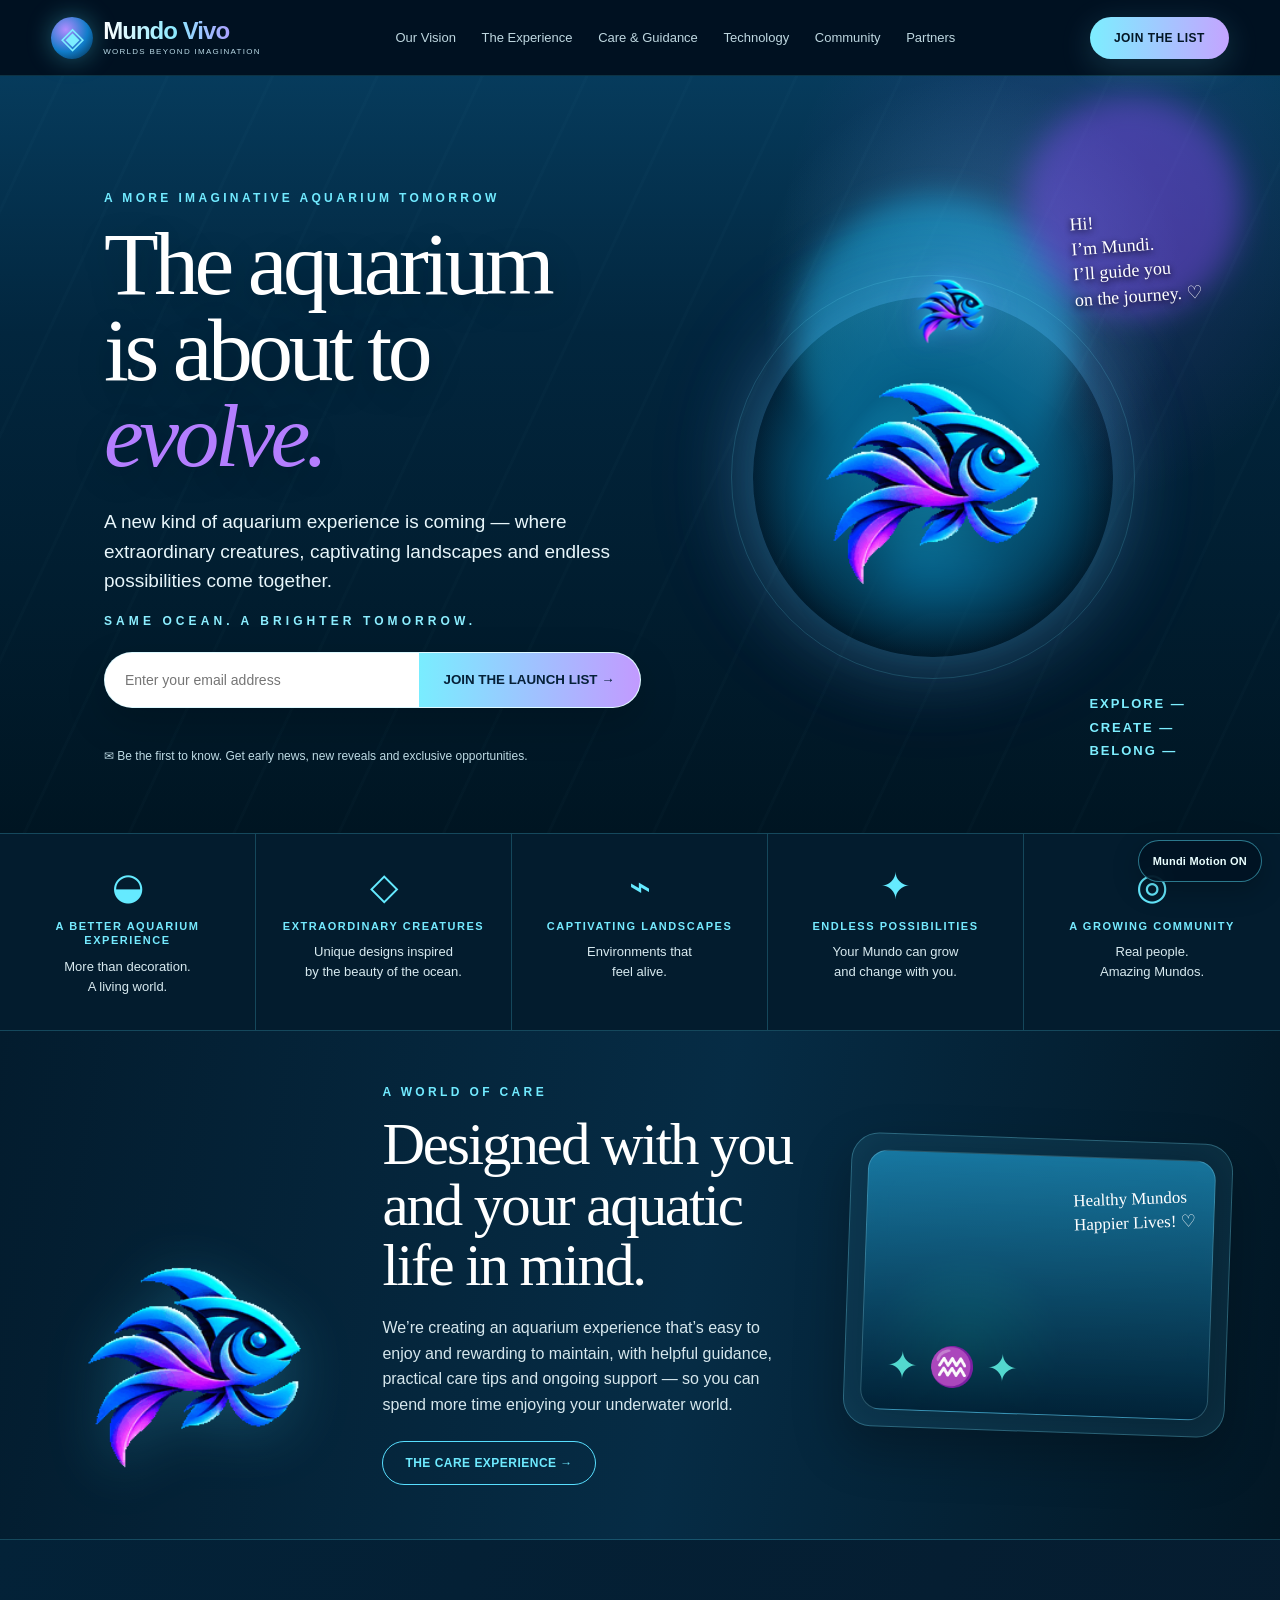
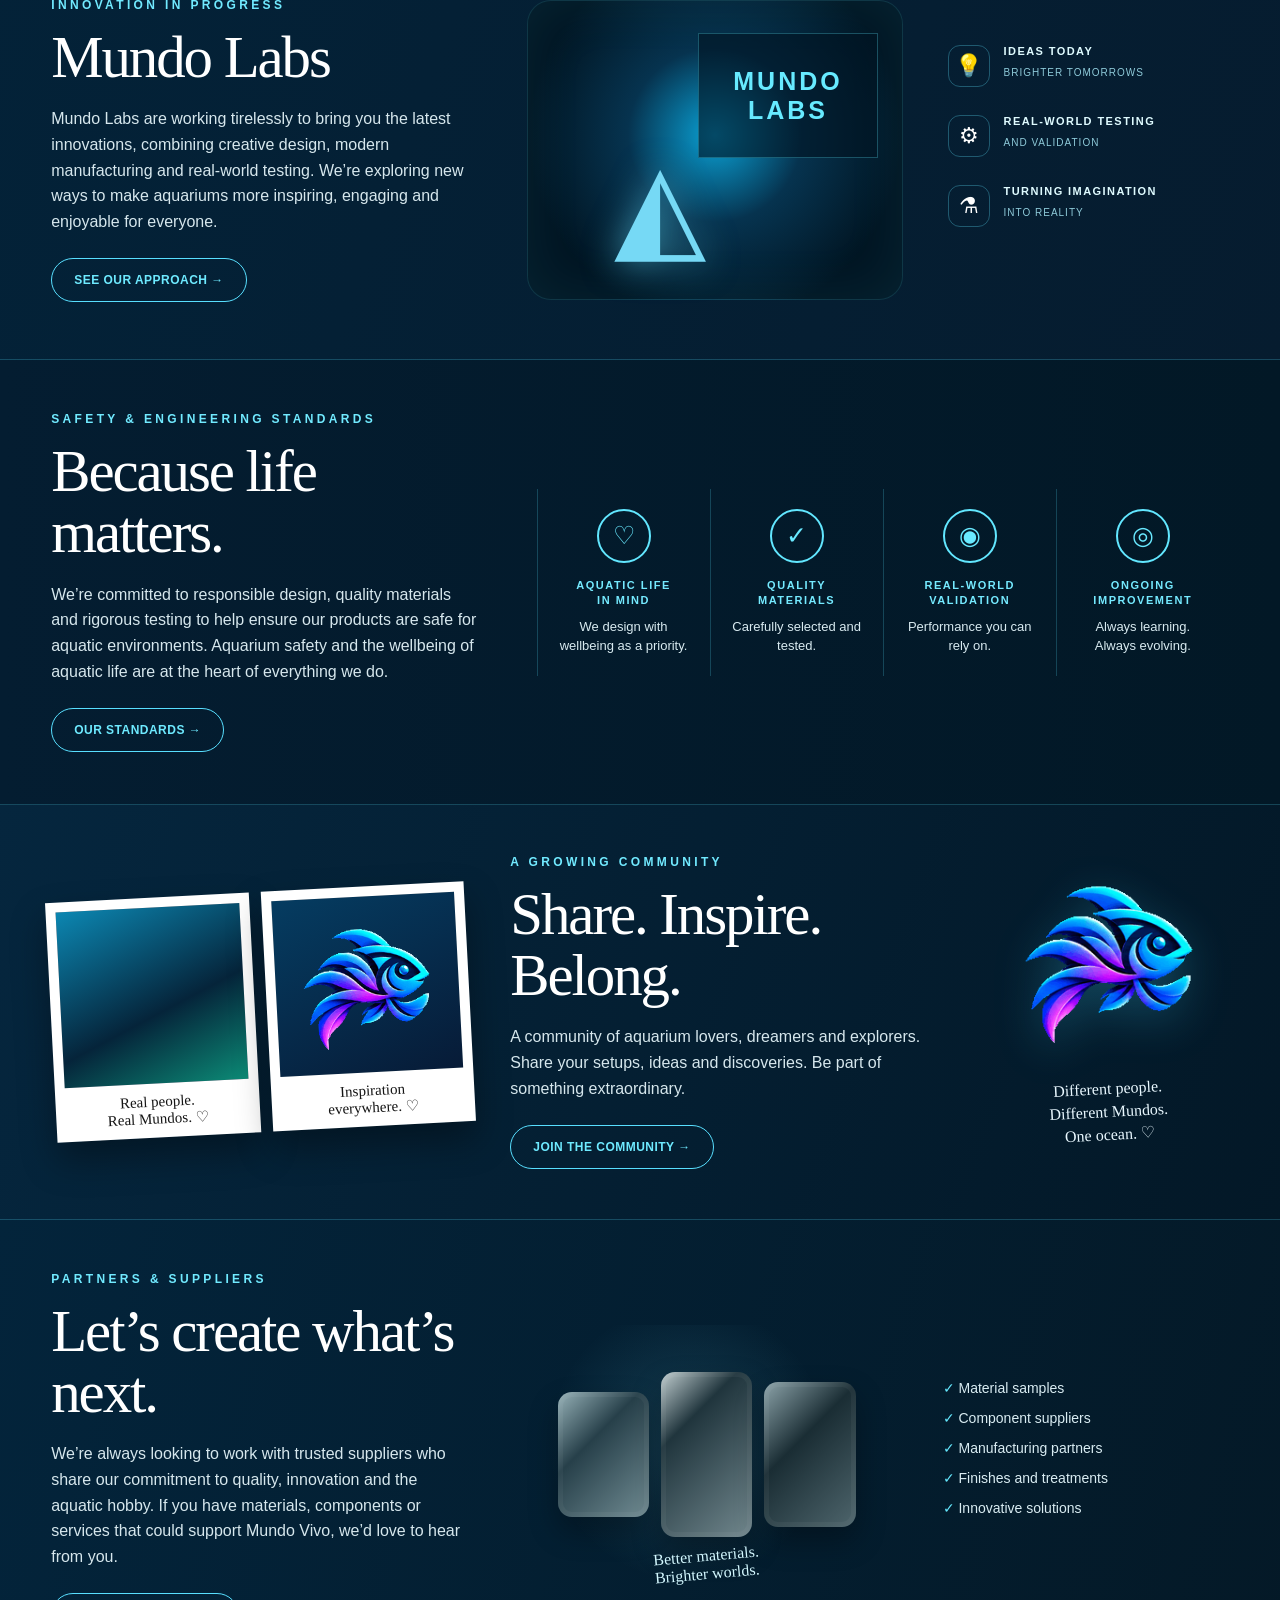
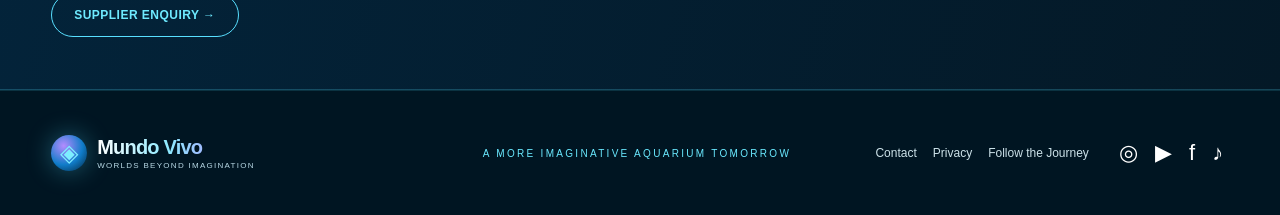
<file: index.html>
<!doctype html>
<html lang="en">
<head>
  <meta charset="utf-8">
  <meta name="viewport" content="width=device-width,initial-scale=1">
  <meta name="theme-color" content="#001522">
  <meta name="description" content="Mundo Vivo — Worlds Beyond Imagination">
  <title>Mundo Vivo — Worlds Beyond Imagination</title>
  <link rel="stylesheet" href="./styles.css">
</head>
<body>
  <header class="site-header">
    <a class="brand" href="#top" aria-label="Mundo Vivo home">
      <span class="brand-mark">◈</span>
      <span class="brand-copy"><strong>Mundo Vivo</strong><small>WORLDS BEYOND IMAGINATION</small></span>
    </a>
    <nav class="desktop-nav" aria-label="Primary navigation">
      <a href="#vision">Our Vision</a>
      <a href="#experience">The Experience</a>
      <a href="#care">Care &amp; Guidance</a>
      <a href="#technology">Technology</a>
      <a href="#community">Community</a>
      <a href="#partners">Partners</a>
    </nav>
    <a class="header-cta" href="#launch">JOIN THE LIST</a>
  </header>

  <main id="top">
    <section class="hero" id="vision">
      <div class="hero-glow glow-one"></div>
      <div class="hero-glow glow-two"></div>
      <div class="hero-inner">
        <div class="hero-copy">
          <p class="eyebrow">A MORE IMAGINATIVE AQUARIUM TOMORROW</p>
          <h1>The aquarium<br>is about to <em>evolve.</em></h1>
          <p class="hero-lead">A new kind of aquarium experience is coming — where extraordinary creatures, captivating landscapes and endless possibilities come together.</p>
          <p class="hero-tag">SAME OCEAN. A BRIGHTER TOMORROW.</p>
          <form id="launch" class="launch-form">
            <label class="sr-only" for="email">Email address</label>
            <input id="email" name="email" type="email" placeholder="Enter your email address" required>
            <button type="submit">JOIN THE LAUNCH LIST →</button>
          </form>
          <div id="status" class="status" aria-live="polite"></div>
          <p class="launch-note">✉ Be the first to know. Get early news, new reveals and exclusive opportunities.</p>
        </div>

        <div class="hero-mundi" aria-label="Meet Mundi">
          <div class="hero-mundi-orb">
            <img src="./assets/mundi.webp" alt="Mundi, Mundo Vivo's aquatic guide">
          </div>
          <div class="mundi-note">Hi!<br>I’m Mundi.<br>I’ll guide you<br>on the journey. ♡</div>
          <div class="hero-words">EXPLORE —<br>CREATE —<br>BELONG —</div>
        </div>
      </div>
    </section>

    <section class="pillars" id="experience" aria-label="Mundo Vivo experience pillars">
      <article><span class="pillar-icon">◒</span><h3>A BETTER AQUARIUM EXPERIENCE</h3><p>More than decoration.<br>A living world.</p></article>
      <article><span class="pillar-icon">◇</span><h3>EXTRAORDINARY CREATURES</h3><p>Unique designs inspired<br>by the beauty of the ocean.</p></article>
      <article><span class="pillar-icon">⌁</span><h3>CAPTIVATING LANDSCAPES</h3><p>Environments that<br>feel alive.</p></article>
      <article><span class="pillar-icon">✦</span><h3>ENDLESS POSSIBILITIES</h3><p>Your Mundo can grow<br>and change with you.</p></article>
      <article><span class="pillar-icon">◎</span><h3>A GROWING COMMUNITY</h3><p>Real people.<br>Amazing Mundos.</p></article>
    </section>

    <section class="feature feature-care" id="care">
      <div class="feature-art feature-art-mundi">
        <img src="./assets/mundi.webp" alt="Mundi">
      </div>
      <div class="feature-copy">
        <p class="eyebrow">A WORLD OF CARE</p>
        <h2>Designed with you<br>and your aquatic life in mind.</h2>
        <p>We’re creating an aquarium experience that’s easy to enjoy and rewarding to maintain, with helpful guidance, practical care tips and ongoing support — so you can spend more time enjoying your underwater world.</p>
        <a class="outline-btn" href="#care">THE CARE EXPERIENCE →</a>
      </div>
      <div class="glass-card">
        <div class="mini-tank"><span>Healthy Mundos<br>Happier Lives! ♡</span></div>
      </div>
    </section>

    <section class="feature labs" id="technology">
      <div class="feature-copy wide">
        <p class="eyebrow">INNOVATION IN PROGRESS</p>
        <h2>Mundo Labs</h2>
        <p>Mundo Labs are working tirelessly to bring you the latest innovations, combining creative design, modern manufacturing and real-world testing. We’re exploring new ways to make aquariums more inspiring, engaging and enjoyable for everyone.</p>
        <a class="outline-btn" href="#technology">SEE OUR APPROACH →</a>
      </div>
      <div class="lab-visual">
        <div class="lab-screen">MUNDO<br>LABS</div>
        <div class="lab-rock">◭</div>
      </div>
      <ul class="icon-list">
        <li><span>💡</span><strong>IDEAS TODAY</strong><small>BRIGHTER TOMORROWS</small></li>
        <li><span>⚙</span><strong>REAL-WORLD TESTING</strong><small>AND VALIDATION</small></li>
        <li><span>⚗</span><strong>TURNING IMAGINATION</strong><small>INTO REALITY</small></li>
      </ul>
    </section>

    <section class="standards">
      <div class="standards-copy">
        <p class="eyebrow">SAFETY &amp; ENGINEERING STANDARDS</p>
        <h2>Because life matters.</h2>
        <p>We’re committed to responsible design, quality materials and rigorous testing to help ensure our products are safe for aquatic environments. Aquarium safety and the wellbeing of aquatic life are at the heart of everything we do.</p>
        <a class="outline-btn" href="#standards">OUR STANDARDS →</a>
      </div>
      <div class="standard-grid" id="standards">
        <article><span>♡</span><h3>AQUATIC LIFE<br>IN MIND</h3><p>We design with wellbeing as a priority.</p></article>
        <article><span>✓</span><h3>QUALITY<br>MATERIALS</h3><p>Carefully selected and tested.</p></article>
        <article><span>◉</span><h3>REAL-WORLD<br>VALIDATION</h3><p>Performance you can rely on.</p></article>
        <article><span>◎</span><h3>ONGOING<br>IMPROVEMENT</h3><p>Always learning. Always evolving.</p></article>
      </div>
    </section>

    <section class="community" id="community">
      <div class="community-collage">
        <div class="snapshot"><span>Real people.<br>Real Mundos. ♡</span></div>
        <div class="snapshot snapshot-mundi"><img src="./assets/mundi.webp" alt=""><span>Inspiration<br>everywhere. ♡</span></div>
      </div>
      <div class="feature-copy">
        <p class="eyebrow">A GROWING COMMUNITY</p>
        <h2>Share. Inspire. Belong.</h2>
        <p>A community of aquarium lovers, dreamers and explorers. Share your setups, ideas and discoveries. Be part of something extraordinary.</p>
        <a class="outline-btn" href="#community">JOIN THE COMMUNITY →</a>
      </div>
      <div class="community-mundi"><img src="./assets/mundi.webp" alt=""><p>Different people.<br>Different Mundos.<br>One ocean. ♡</p></div>
    </section>

    <section class="partners" id="partners">
      <div class="feature-copy">
        <p class="eyebrow">PARTNERS &amp; SUPPLIERS</p>
        <h2>Let’s create what’s next.</h2>
        <p>We’re always looking to work with trusted suppliers who share our commitment to quality, innovation and the aquatic hobby. If you have materials, components or services that could support Mundo Vivo, we’d love to hear from you.</p>
        <a class="outline-btn" href="mailto:hello@mundovivo.com.au?subject=Mundo%20Vivo%20Supplier%20Enquiry">SUPPLIER ENQUIRY →</a>
      </div>
      <div class="materials-visual"><div></div><div></div><div></div><span>Better materials.<br>Brighter worlds.</span></div>
      <ul class="partner-list">
        <li>✓ Material samples</li>
        <li>✓ Component suppliers</li>
        <li>✓ Manufacturing partners</li>
        <li>✓ Finishes and treatments</li>
        <li>✓ Innovative solutions</li>
      </ul>
    </section>
  </main>

  <footer class="site-footer">
    <div class="brand footer-brand"><span class="brand-mark">◈</span><span class="brand-copy"><strong>Mundo Vivo</strong><small>WORLDS BEYOND IMAGINATION</small></span></div>
    <p>A MORE IMAGINATIVE AQUARIUM TOMORROW</p>
    <nav><a href="mailto:hello@mundovivo.com.au">Contact</a><a href="#privacy">Privacy</a><a href="#community">Follow the Journey</a></nav>
    <div class="socials">◎ ▶ f ♪</div>
  </footer>

  <div class="mundi-follower" id="mundiFollower" aria-hidden="true">
    <img src="./assets/mundi.webp" alt="">
  </div>
  <button id="motionToggle" class="motion-toggle" type="button" aria-pressed="true" aria-label="Turn Mundi motion off">Mundi Motion ON</button>

  <script src="./script.js"></script>
</body>
</html>
</file>
<file: styles.css>
:root{
  --ocean:#001522;
  --ocean-2:#03253a;
  --cyan:#60e8ff;
  --purple:#9b78ff;
  --line:rgba(88,226,255,.22);
  --muted:#b9d9e5;
}
*{box-sizing:border-box}
html{scroll-behavior:smooth;background:var(--ocean)}
body{margin:0;min-width:320px;background:var(--ocean);color:#fff;font-family:Arial,Helvetica,sans-serif;overflow-x:hidden}
a{color:inherit;text-decoration:none}
img{max-width:100%}

.site-header{position:sticky;top:0;z-index:100;display:flex;align-items:center;gap:22px;min-height:76px;padding:12px clamp(18px,4vw,60px);background:rgba(0,18,34,.88);border-bottom:1px solid rgba(80,225,255,.16);backdrop-filter:blur(16px);-webkit-backdrop-filter:blur(16px)}
.brand{display:flex;align-items:center;gap:10px;min-width:max-content}
.brand-mark{display:grid;place-items:center;width:42px;height:42px;border-radius:50%;font-size:30px;color:#7deeff;background:radial-gradient(circle at 35% 30%,#b38cff,#107cc9 55%,#03243c 100%);box-shadow:0 0 24px rgba(83,223,255,.35)}
.brand-copy{display:flex;flex-direction:column;line-height:1}
.brand-copy strong{font-size:24px;letter-spacing:-.04em;background:linear-gradient(90deg,#fff,#8deaff 45%,#ba78ff);-webkit-background-clip:text;background-clip:text;color:transparent}
.brand-copy small{margin-top:5px;font-size:8px;letter-spacing:.16em;color:#b8d9e6}
.desktop-nav{display:flex;align-items:center;justify-content:center;gap:clamp(12px,2vw,28px);flex:1;font-size:13px;color:#d9f3fb}
.desktop-nav a{opacity:.88;transition:.2s ease}
.desktop-nav a:hover{opacity:1;color:#7deeff}
.header-cta,.outline-btn{display:inline-flex;align-items:center;justify-content:center;border-radius:999px;font-weight:700;letter-spacing:.04em}
.header-cta{padding:14px 24px;color:#031625;background:linear-gradient(90deg,#7deeff,#c4a4ff);box-shadow:0 8px 32px rgba(107,214,255,.18);font-size:12px}

.hero{position:relative;overflow:hidden;min-height:660px;background:
  radial-gradient(circle at 76% 28%,rgba(96,232,255,.23),transparent 19%),
  radial-gradient(circle at 83% 20%,rgba(157,104,255,.18),transparent 23%),
  linear-gradient(180deg,#063b5c 0%,#02263e 34%,#001522 100%)}
.hero:before{content:"";position:absolute;inset:0;background:repeating-linear-gradient(115deg,transparent 0 55px,rgba(134,229,255,.025) 56px 58px,transparent 59px 95px);opacity:.7;pointer-events:none}
.hero-glow{position:absolute;border-radius:50%;filter:blur(15px);opacity:.4;pointer-events:none}
.glow-one{width:280px;height:280px;right:16%;top:120px;background:#1ac9ff}
.glow-two{width:220px;height:220px;right:3%;top:20px;background:#8a4bff}
.hero-inner{position:relative;z-index:2;display:grid;grid-template-columns:minmax(0,1.05fr) minmax(330px,.95fr);gap:50px;max-width:1200px;margin:0 auto;padding:clamp(70px,9vw,125px) clamp(24px,5vw,72px) 70px}
.hero-copy{max-width:620px}
.eyebrow{margin:0 0 16px;color:#71eaff;font-size:12px;font-weight:700;letter-spacing:.28em}
h1,h2{font-family:Georgia,'Times New Roman',serif;font-weight:400}
h1{margin:0;font-size:clamp(54px,7vw,96px);line-height:.96;letter-spacing:-.05em;text-shadow:0 8px 35px rgba(0,0,0,.24)}
h1 em{color:#b47eff;font-weight:400}
.hero-lead{max-width:590px;margin:28px 0 18px;font-size:19px;line-height:1.55;color:#e8f6fb}
.hero-tag{margin:0 0 24px;font-size:12px;font-weight:700;letter-spacing:.34em;color:#8ceeff}
.launch-form{display:flex;width:min(100%,610px);min-height:56px;border:1px solid rgba(157,237,255,.34);border-radius:999px;overflow:hidden;background:#fff;box-shadow:0 14px 40px rgba(0,0,0,.18)}
.launch-form input{flex:1;min-width:0;border:0;outline:0;padding:0 20px;font-size:14px;color:#09243b}
.launch-form button{border:0;padding:0 25px;cursor:pointer;font-weight:800;color:#052038;background:linear-gradient(90deg,#79edff,#c29aff)}
.status{min-height:24px;margin:10px 0 0;color:#7deeff;font-size:13px}
.launch-note{margin:7px 0 0;font-size:12px;color:#bddae4}
.hero-mundi{position:relative;display:flex;align-items:center;justify-content:center;min-height:460px}
.hero-mundi-orb{position:relative;width:min(360px,70vw);aspect-ratio:1;border-radius:50%;display:grid;place-items:center;background:radial-gradient(circle,#18b9ef 0%,#06648d 38%,rgba(2,37,58,.1) 70%);box-shadow:0 0 75px rgba(77,222,255,.35),0 0 120px rgba(157,93,255,.14)}
.hero-mundi-orb:after{content:"";position:absolute;inset:-22px;border:1px solid rgba(110,235,255,.16);border-radius:50%}
.hero-mundi-orb img{width:64%;filter:drop-shadow(0 18px 26px rgba(0,0,0,.35));animation:heroFloat 4s ease-in-out infinite}
.mundi-note{position:absolute;right:-5%;top:3%;font-family:'Comic Sans MS',cursive;font-size:18px;line-height:1.4;color:#fff;transform:rotate(-4deg);text-shadow:0 2px 6px #001}
.hero-words{position:absolute;right:-2%;bottom:0;color:#7deeff;font-size:13px;font-weight:700;line-height:1.8;letter-spacing:.15em}

.pillars{display:grid;grid-template-columns:repeat(5,1fr);max-width:1400px;margin:0 auto;border-top:1px solid var(--line);border-bottom:1px solid var(--line);background:#031c2e}
.pillars article{padding:34px 20px;text-align:center;border-right:1px solid var(--line)}
.pillars article:last-child{border-right:0}
.pillar-icon{display:block;margin-bottom:14px;color:#65eaff;font-size:37px;line-height:1}
.pillars h3,.standard-grid h3{margin:0 0 9px;color:#75eaff;font-size:11px;line-height:1.35;letter-spacing:.14em}
.pillars p,.standard-grid p{margin:0;color:#d8eaf0;font-size:13px;line-height:1.5}

.feature,.standards,.community,.partners{position:relative;display:grid;align-items:center;max-width:1400px;margin:0 auto;border-bottom:1px solid var(--line);background:linear-gradient(100deg,#031c2e,#062c45 54%,#021725);overflow:hidden}
.feature{grid-template-columns:.75fr 1.1fr 1fr;min-height:420px;padding:54px clamp(24px,4vw,62px);gap:45px}
.feature-copy h2,.standards h2,.community h2,.partners h2{margin:0 0 18px;font-size:clamp(38px,4.6vw,64px);line-height:1.03;letter-spacing:-.035em}
.feature-copy p:not(.eyebrow),.standards-copy p:not(.eyebrow),.community .feature-copy p:not(.eyebrow),.partners .feature-copy p:not(.eyebrow){margin:0 0 24px;color:#d6e7ed;font-size:16px;line-height:1.6}
.outline-btn{min-height:44px;padding:0 22px;border:1px solid #58dfff;color:#6eeaff;font-size:12px;transition:.2s ease}
.outline-btn:hover{background:#6beaff;color:#031722;box-shadow:0 0 30px rgba(89,231,255,.2)}
.feature-art-mundi{align-self:end;display:flex;justify-content:center}
.feature-art-mundi img{width:min(250px,80%);filter:drop-shadow(0 10px 28px rgba(70,213,255,.22))}
.glass-card{padding:16px;border-radius:28px;border:1px solid rgba(122,232,255,.3);background:rgba(108,213,255,.06);box-shadow:inset 0 0 50px rgba(79,208,255,.07),0 22px 50px rgba(0,0,0,.25);transform:rotate(2deg)}
.mini-tank{position:relative;min-height:260px;border-radius:20px;background:linear-gradient(180deg,rgba(33,166,220,.6),rgba(1,34,55,.96)),radial-gradient(circle at 30% 75%,#0d8b70,transparent 30%);border:1px solid rgba(168,242,255,.24)}
.mini-tank:after{content:"✦  ♒  ✦";position:absolute;left:24px;bottom:22px;font-size:38px;color:#53d8ce}
.mini-tank span{position:absolute;right:18px;top:28px;font-family:'Comic Sans MS',cursive;font-size:17px;line-height:1.4;transform:rotate(-4deg)}

.labs{grid-template-columns:1.15fr 1fr .75fr;background:linear-gradient(110deg,#032238,#061c2f)}
.feature-copy.wide{max-width:520px}
.lab-visual{position:relative;min-height:300px;border-radius:24px;background:radial-gradient(circle at 50% 45%,#0aa2d6 0%,#06334f 35%,#011522 75%);border:1px solid rgba(91,231,255,.16);box-shadow:inset 0 0 60px rgba(86,212,255,.08)}
.lab-screen{position:absolute;right:24px;top:32px;width:48%;height:42%;display:grid;place-items:center;text-align:center;border:1px solid rgba(90,232,255,.28);background:rgba(0,20,35,.62);color:#67eaff;font-size:25px;font-weight:800;letter-spacing:.12em}
.lab-rock{position:absolute;left:23%;bottom:24px;font-size:120px;color:#76d9f5;text-shadow:0 0 35px rgba(104,226,255,.55)}
.icon-list,.partner-list{list-style:none;margin:0;padding:0}
.icon-list li{display:grid;grid-template-columns:44px 1fr;gap:2px 12px;margin:0 0 28px}
.icon-list li>span{grid-row:1/3;display:grid;place-items:center;width:42px;height:42px;border:1px solid rgba(95,229,255,.3);border-radius:12px;font-size:22px}
.icon-list strong{font-size:11px;letter-spacing:.13em;color:#dffbff}
.icon-list small{font-size:10px;letter-spacing:.1em;color:#8ecad9}

.standards{grid-template-columns:1.15fr 1.85fr;padding:52px clamp(24px,4vw,62px);gap:55px;background:linear-gradient(90deg,#041d31,#021826)}
.standard-grid{display:grid;grid-template-columns:repeat(4,1fr)}
.standard-grid article{padding:20px;text-align:center;border-left:1px solid var(--line)}
.standard-grid article>span{display:grid;place-items:center;width:54px;height:54px;margin:0 auto 15px;border:2px solid #62e7ff;border-radius:50%;color:#69e9ff;font-size:25px}

.community{grid-template-columns:1.05fr 1.1fr .6fr;padding:50px clamp(24px,4vw,62px);gap:40px;background:linear-gradient(110deg,#05263e,#031827)}
.community-collage{display:flex;align-items:flex-end;gap:12px;transform:rotate(-3deg)}
.snapshot{position:relative;flex:1;min-height:240px;border:10px solid #fff;border-bottom-width:54px;background:linear-gradient(155deg,#0c87b2,#05243a 58%,#0c8b76);box-shadow:0 18px 35px rgba(0,0,0,.35)}
.snapshot span{position:absolute;left:8px;right:8px;bottom:-43px;text-align:center;color:#151515;font-family:'Comic Sans MS',cursive;font-size:15px;line-height:1.1}
.snapshot-mundi{display:flex;align-items:center;justify-content:center;background:linear-gradient(155deg,#053c61,#071b37)}
.snapshot-mundi img{width:74%}
.community-mundi{text-align:center}
.community-mundi img{width:min(180px,90%);filter:drop-shadow(0 12px 22px rgba(66,214,255,.22))}
.community-mundi p{font-family:'Comic Sans MS',cursive;line-height:1.45;color:#e9f8ff;transform:rotate(-3deg)}

.partners{grid-template-columns:1.1fr 1fr .75fr;padding:52px clamp(24px,4vw,62px);gap:45px;background:linear-gradient(105deg,#03243b,#041927)}
.materials-visual{position:relative;display:flex;align-items:center;justify-content:center;gap:12px;min-height:260px;padding:28px;border-radius:24px;background:radial-gradient(circle at 45% 45%,rgba(113,225,255,.17),transparent 55%)}
.materials-visual div{width:28%;height:125px;border-radius:14px;background:linear-gradient(135deg,#97b2b8,#27404a 38%,#718c93);box-shadow:inset 0 0 0 5px rgba(255,255,255,.04),0 14px 30px rgba(0,0,0,.3)}
.materials-visual div:nth-child(2){height:165px;background:linear-gradient(135deg,#c1ced0,#20353d 30%,#72888e)}
.materials-visual div:nth-child(3){height:145px;background:linear-gradient(135deg,#8da4aa,#1a2d34 40%,#4e656c)}
.materials-visual span{position:absolute;bottom:2px;font-family:'Comic Sans MS',cursive;color:#d4f8ff;transform:rotate(-5deg)}
.partner-list li{margin:0 0 14px;color:#d9ecf2;font-size:14px}
.partner-list li::first-letter{color:#64e9ff}

.site-footer{display:grid;grid-template-columns:1fr 1.2fr auto auto;align-items:center;gap:30px;max-width:1400px;margin:0 auto;padding:44px clamp(24px,4vw,62px);background:#001522;border-top:1px solid rgba(83,228,255,.14)}
.footer-brand .brand-mark{width:36px;height:36px;font-size:24px}
.footer-brand .brand-copy strong{font-size:20px}
.site-footer>p{margin:0;color:#69e9ff;font-size:10px;letter-spacing:.23em;text-align:center}
.site-footer nav{display:flex;gap:16px;font-size:12px;color:#cce2e9}
.socials{font-size:22px;letter-spacing:.25em;white-space:nowrap}

.mundi-follower{position:fixed;left:0;top:0;width:clamp(54px,5.7vw,92px);z-index:200;pointer-events:none;transform:translate3d(-200px,-200px,0);will-change:transform,opacity;transition:opacity .18s ease,visibility .18s ease;filter:drop-shadow(0 0 9px rgba(45,220,255,.42)) drop-shadow(0 0 18px rgba(166,62,255,.2))}
.mundi-follower img{display:block;width:100%;height:auto;animation:mundiFloat 2.8s ease-in-out infinite}
.motion-toggle{position:fixed;right:18px;bottom:18px;z-index:220;min-height:42px;min-width:112px;border:1px solid rgba(91,231,255,.48);background:rgba(0,18,34,.84);color:#eaffff;border-radius:999px;padding:9px 14px;font-size:11px;font-weight:700;letter-spacing:.02em;cursor:pointer;box-shadow:0 8px 28px rgba(0,0,0,.24);backdrop-filter:blur(10px);-webkit-backdrop-filter:blur(10px);transition:transform .18s ease,opacity .18s ease,border-color .18s ease,background .18s ease}
.motion-toggle:hover{transform:translateY(-1px);border-color:rgba(91,231,255,.8);background:rgba(0,28,48,.92)}
.motion-toggle:focus-visible{outline:2px solid #fff;outline-offset:3px}
.motion-toggle[aria-pressed="false"]{opacity:.7;border-color:rgba(255,255,255,.24)}
body.motion-off .mundi-follower{opacity:0;visibility:hidden}
.sr-only{position:absolute!important;width:1px!important;height:1px!important;padding:0!important;margin:-1px!important;overflow:hidden!important;clip:rect(0,0,0,0)!important;white-space:nowrap!important;border:0!important}
@keyframes mundiFloat{0%,100%{transform:rotate(-2deg) translateY(1px)}50%{transform:rotate(2deg) translateY(-3px)}}
@keyframes heroFloat{0%,100%{transform:translateY(5px) rotate(-2deg)}50%{transform:translateY(-12px) rotate(2deg)}}

@media(max-width:1050px){
  .desktop-nav{display:none}
  .site-header{justify-content:space-between}
  .hero-inner{grid-template-columns:1fr .72fr;gap:28px}
  .pillars{grid-template-columns:repeat(3,1fr)}
  .pillars article:nth-child(3){border-right:0}
  .pillars article:nth-child(n+4){border-top:1px solid var(--line)}
  .feature,.labs,.community,.partners{grid-template-columns:1fr 1fr}
  .feature-art-mundi{display:none}
  .icon-list,.partner-list{grid-column:1/-1;display:grid;grid-template-columns:repeat(3,1fr);gap:16px}
  .standards{grid-template-columns:1fr}
  .site-footer{grid-template-columns:1fr 1fr}
}
@media(max-width:760px){
  .site-header{min-height:66px;padding:10px 16px}
  .brand-copy strong{font-size:20px}
  .brand-copy small{font-size:7px}
  .header-cta{padding:11px 16px;font-size:10px}
  .hero{min-height:auto}
  .hero-inner{grid-template-columns:1fr;padding:64px 22px 48px}
  .hero-mundi{min-height:330px}
  .mundi-note{right:0;font-size:15px}
  .hero-words{right:0}
  .launch-form{min-height:52px}
  .launch-form button{padding:0 14px;font-size:10px}
  .pillars{grid-template-columns:1fr 1fr}
  .pillars article:nth-child(odd){border-right:1px solid var(--line)}
  .pillars article:nth-child(even){border-right:0}
  .pillars article{border-top:1px solid var(--line)}
  .feature,.labs,.community,.partners{grid-template-columns:1fr;padding:46px 22px;gap:30px}
  .glass-card,.lab-visual{min-height:240px}
  .icon-list,.partner-list{grid-column:auto;grid-template-columns:1fr}
  .standard-grid{grid-template-columns:1fr 1fr}
  .standard-grid article:nth-child(odd){border-left:0}
  .community-collage{max-width:520px}
  .site-footer{grid-template-columns:1fr;text-align:center;padding-bottom:85px}
  .site-footer .brand{justify-content:center}
  .site-footer nav{justify-content:center}
  .motion-toggle{right:12px;bottom:12px;min-height:44px;min-width:108px}
}
@media(prefers-reduced-motion:reduce){html{scroll-behavior:auto}.mundi-follower img,.hero-mundi-orb img{animation:none}.motion-toggle{transition:none}}
</file>
